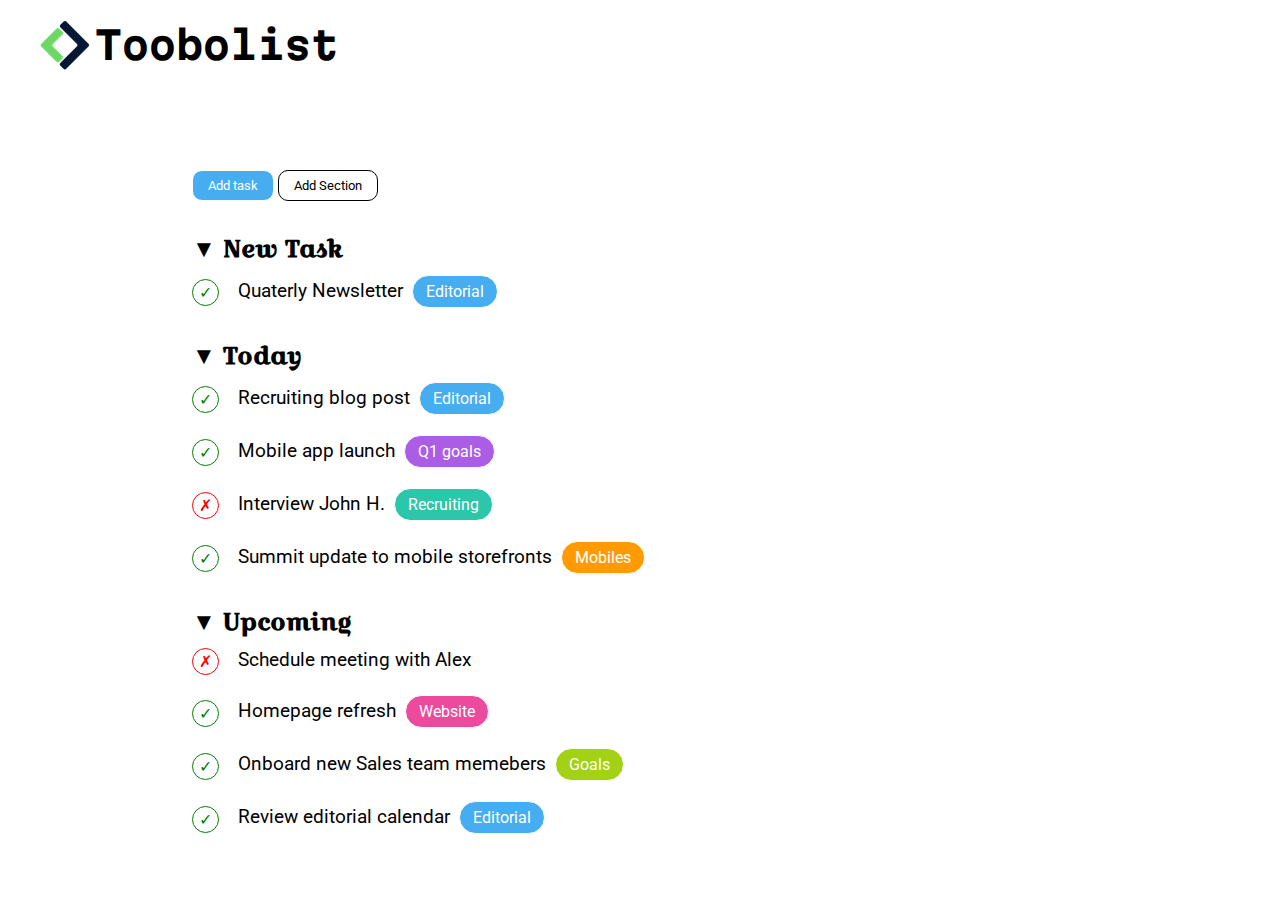
<file: bonus/index.html>
<!DOCTYPE html>
<html lang="en">
  <head>
    <meta charset="UTF-8" />
    <meta name="viewport" content="width=device-width, initial-scale=1.0" />
    <title>Toboolist</title>
    <!-- *font title -->
    <link rel="preconnect" href="https://fonts.googleapis.com" />
    <link rel="preconnect" href="https://fonts.gstatic.com" crossorigin />
    <link
      href="https://fonts.googleapis.com/css2?family=Bricolage+Grotesque&family=Martian+Mono:wght@700&display=swap"
      rel="stylesheet"
    />
    <!-- *font title/ -->

    <!-- *font sec-title -->
    <link rel="preconnect" href="https://fonts.googleapis.com" />
    <link rel="preconnect" href="https://fonts.gstatic.com" crossorigin />
    <link
      href="https://fonts.googleapis.com/css2?family=Croissant+One&display=swap"
      rel="stylesheet"
    />
    <!-- *font sec-title /-->

    <!-- *font testo -->
    <link rel="preconnect" href="https://fonts.googleapis.com" />
    <link rel="preconnect" href="https://fonts.gstatic.com" crossorigin />
    <link
      href="https://fonts.googleapis.com/css2?family=Roboto:wght@500&display=swap"
      rel="stylesheet"
    />
    <!-- *font testo /-->

    <!-- *link css -->
    <link rel="stylesheet" href="style.css" />
    <!-- *link css / -->
  </head>
  <body>
    <!-- *titolo del sito -->
    <header>
      <img src="../img/Logo.png" alt="Logo sito" />
      <h1 class="title">Toobolist</h1>
    </header>
    <!-- *titolo del sito /-->

    <!-- *container per centrare il main -->
    <div class="container">
      <!-- *corpo principla edella pagina -->
      <main>
        <!-- bottoni -->
        <button id="task">Add task</button>
        <button id="section">Add Section</button>
        <!-- bottoni/ -->
        <!-- prima sezione -->
        <section>
          <h2 class="sec-title">&#x25BC; New Task</h2>
          <ul>
            <li class="green editorial">
              <span>Quaterly Newsletter</span>
            </li>
          </ul>
        </section>
        <!-- prima sezione / -->

        <!-- seconda sezione -->
        <section>
          <h2 class="sec-title">&#x25BC; Today</h2>
          <ul>
            <li class="green editorial">
              <span>Recruiting blog post</span>
            </li>
            <li class="green q1-goals">
              <span>Mobile app launch</span>
            </li>
            <li class="red recruiting">
              <span>Interview John H.</span>
            </li>
            <li class="green mobile">
              <span>Summit update to mobile storefronts</span>
            </li>
          </ul>
        </section>
        <!-- seconda sezione / -->

        <!-- terza sezione -->
        <section>
          <h2 class="sec-title">&#x25BC; Upcoming</h2>
          <ul>
            <li class="red">
              <span>Schedule meeting with Alex</span>
            </li>
            <li class="green website">
              <span>Homepage refresh</span>
            </li>
            <li class="green goals">
              <span>Onboard new Sales team memebers</span>
            </li>
            <li class="green editorial">
              <span>Review editorial calendar</span>
            </li>
          </ul>
        </section>
        <!-- terza sezione / -->
      </main>
      <!-- *corpo principla edella pagina /-->
    </div>
    <!-- *container per centrare il main / -->
  </body>
</html>
</file>
<file: bonus/style.css>
/* 
-----------
! COMMON
-----------
 */
* {
  box-sizing: border-box;
  padding: 0;
  margin: 0;
  font-family: "Roboto", sans-serif;
}
.container {
  width: 70%;
  margin: 0 auto;
}
ul {
  list-style: none;
}

/* 
  -----------
  ! HEADER
  -----------
   */
header {
  padding-left: 40px;
  padding-top: 20px;
  font-size: larger;
  margin-bottom: 100px;
}
img {
  vertical-align: middle;
}
.title {
  display: inline-block;
  vertical-align: middle;
  font-family: "Bricolage Grotesque", sans-serif;
  font-family: "Martian Mono", monospace;
}

/* 
  -----------
  ! MAIN
  -----------
   */
button {
  padding: 7px 15px;
  border-radius: 10px;
  border: 0.5px solid;
}
#task {
  background-color: rgba(71, 173, 241, 255);
  color: rgba(255, 255, 255, 255);
}
#section {
  background-color: white;
  color: 7da8c7;
  border-color: 7da8c7;
}
section {
  margin-top: 30px;
}
.sec-title {
  font-family: "Croissant One", cursive;
  margin-bottom: 10px;
}
span {
  margin-left: 15px;
  margin-right: 5px;
  font-size: larger;
}
li {
  margin-bottom: 20px;
}

.green::before {
  content: "\2713";
  height: 25px;
  width: 25px;
  border-radius: 50%;
  text-align: center;
  line-height: 25px;
  border: 0.5px solid;
  display: inline-block;
  vertical-align: middle;
  color: green;
  border-color: green;
}
.red::before {
  content: "\2717";
  height: 25px;
  width: 25px;
  border-radius: 50%;
  text-align: center;
  line-height: 25px;
  border: 0.5px solid;
  display: inline-block;
  vertical-align: middle;
  color: red;
  border-color: red;
}
.editorial::after {
  content: "Editorial";
  display: inline-block;
  padding: 6px 13px;
  border-radius: 20px;
  border: 0.5px solid;
  background-color: rgba(71, 173, 241, 255);
  color: white;
}
.q1-goals::after {
  content: "Q1 goals";
  display: inline-block;
  padding: 6px 13px;
  border-radius: 20px;
  border: 0.5px solid;
  background-color: #ab5de6;
  color: white;
}
.recruiting::after {
  content: "Recruiting";
  display: inline-block;
  padding: 6px 13px;
  border-radius: 20px;
  border: 0.5px solid;
  background-color: #2cc6ab;
  color: white;
}
.mobile::after {
  content: "Mobiles";
  display: inline-block;
  padding: 6px 13px;
  border-radius: 20px;
  border: 0.5px solid;
  background-color: #ff9b00;
  color: white;
}
.website::after {
  content: "Website";
  display: inline-block;
  padding: 6px 13px;
  border-radius: 20px;
  border: 0.5px solid;
  background-color: #ec4a9d;
  color: white;
}
.goals::after {
  content: "Goals";
  display: inline-block;
  padding: 6px 13px;
  border-radius: 20px;
  border: 0.5px solid;
  background-color: #a3d116;
  color: white;
}
</file>
